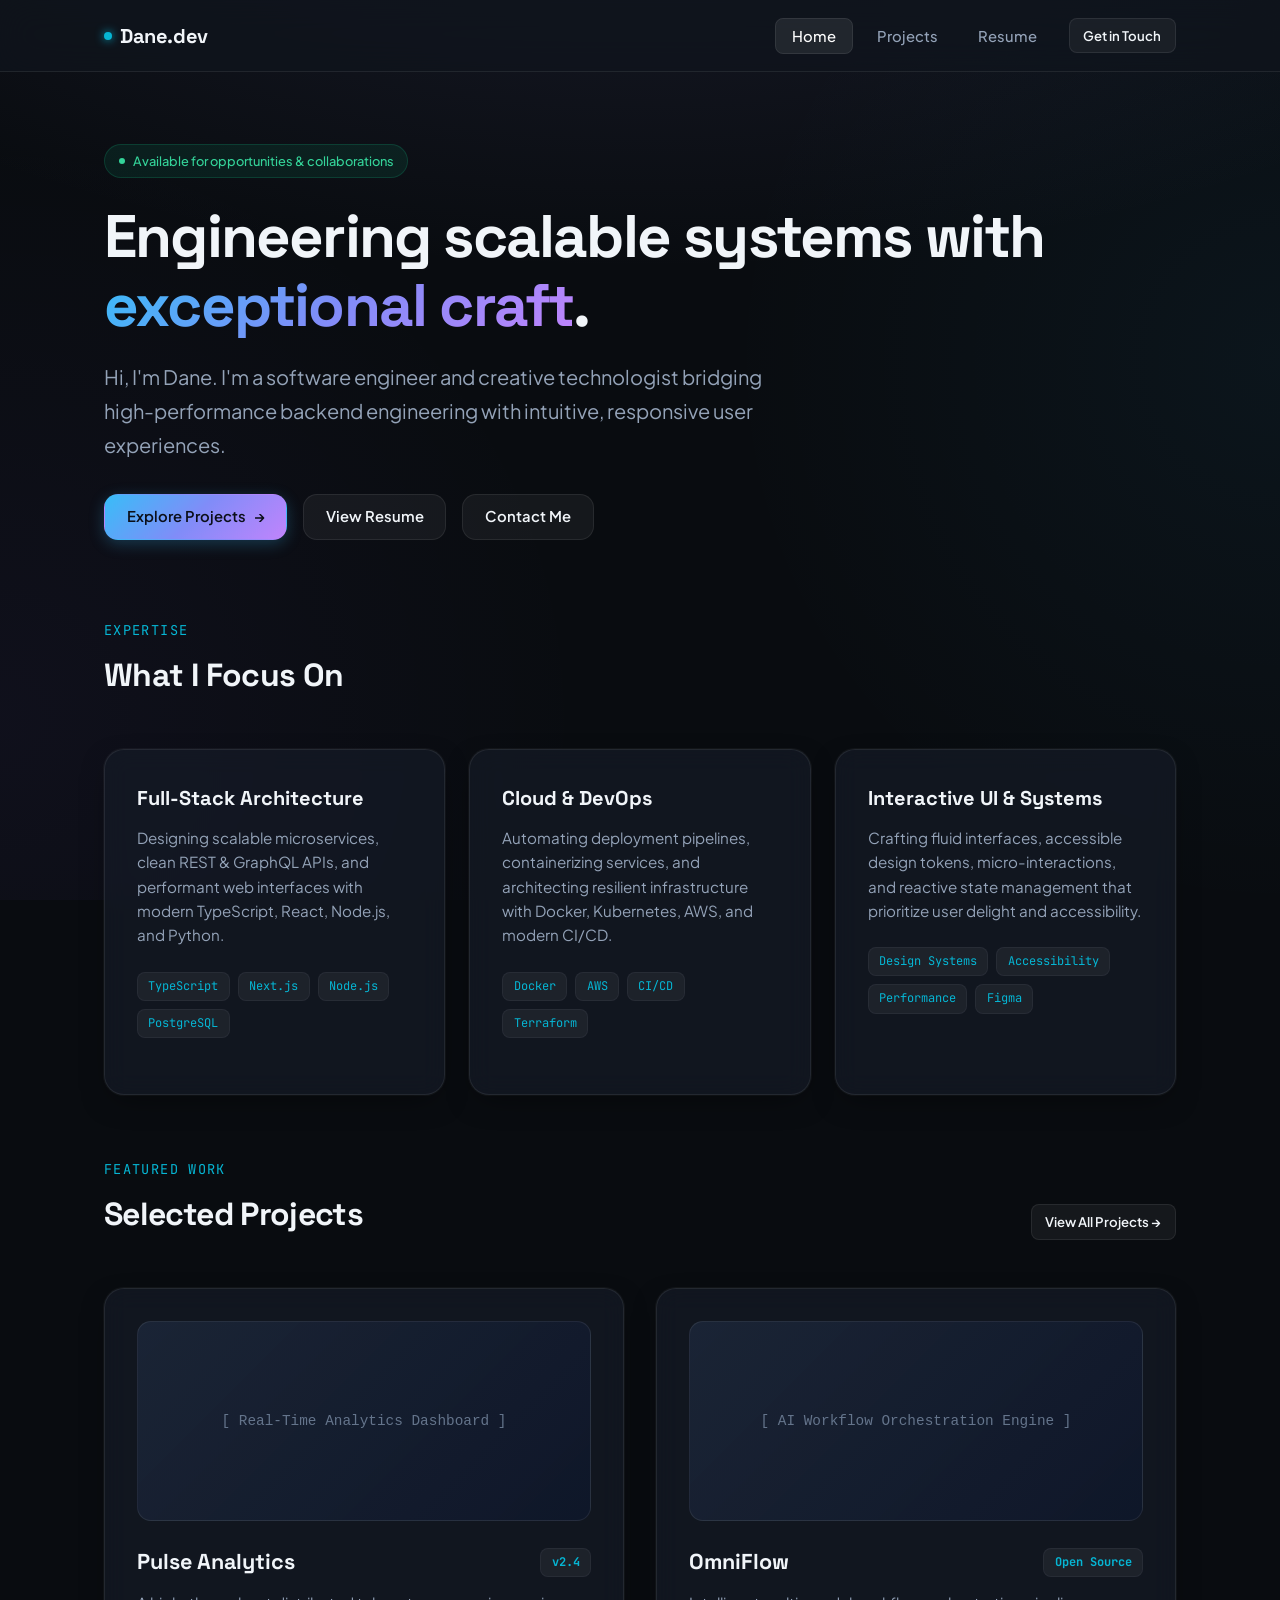
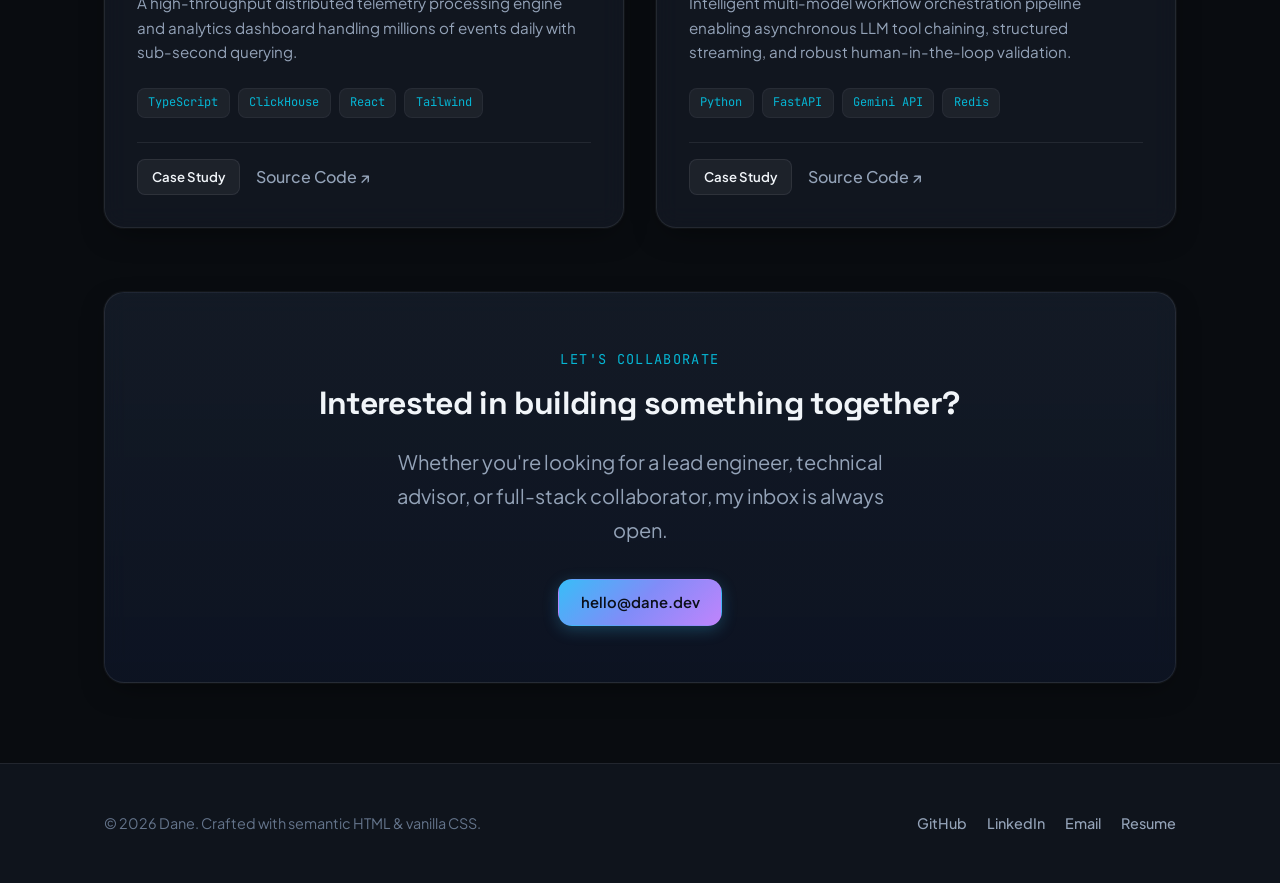
<file: index.html>
<!DOCTYPE html>
<html lang="en">
<head>
  <meta charset="UTF-8">
  <meta name="viewport" content="width=device-width, initial-scale=1.0">
  <meta name="description" content="Personal portfolio and engineering website of Dane - Creative Technologist & Software Engineer specializing in modern web architecture, systems, and design.">
  <meta name="author" content="Dane">
  <title>Dane — Creative Technologist & Software Engineer</title>
  <link rel="stylesheet" href="styles.css">
</head>
<body>

  <!-- Navigation Header -->
  <header class="navbar" id="site-header">
    <div class="container nav-container">
      <a href="index.html" class="nav-brand" id="brand-logo" aria-label="Dane Home">
        <span class="brand-dot"></span>
        <span>Dane.dev</span>
      </a>

      <nav aria-label="Main Navigation">
        <ul class="nav-links">
          <li><a href="index.html" class="nav-link active" id="nav-home">Home</a></li>
          <li><a href="project.html" class="nav-link" id="nav-projects">Projects</a></li>
          <li><a href="resume.html" class="nav-link" id="nav-resume">Resume</a></li>
          <li class="nav-cta">
            <a href="mailto:hello@dane.dev" class="btn btn-secondary btn-sm" id="nav-contact">Get in Touch</a>
          </li>
        </ul>
      </nav>
    </div>
  </header>

  <!-- Main Content Area -->
  <main class="main-content" id="main-content">
    <div class="container">

      <!-- Hero Section -->
      <section class="hero-section" id="hero" aria-labelledby="hero-title">
        <div class="badge" id="availability-badge">
          <span class="badge-dot"></span>
          <span>Available for opportunities & collaborations</span>
        </div>

        <h1 class="page-title" id="hero-title">
          Engineering scalable systems with <span class="gradient-text">exceptional craft</span>.
        </h1>

        <p class="lead-text" id="hero-intro">
          Hi, I'm Dane. I'm a software engineer and creative technologist bridging high-performance backend engineering with intuitive, responsive user experiences.
        </p>

        <div class="hero-actions" id="hero-cta-group">
          <a href="project.html" class="btn btn-primary" id="btn-hero-projects">
            <span>Explore Projects</span>
            <span>→</span>
          </a>
          <a href="resume.html" class="btn btn-secondary" id="btn-hero-resume">
            View Resume
          </a>
          <a href="mailto:hello@dane.dev" class="btn btn-secondary" id="btn-hero-contact">
            Contact Me
          </a>
        </div>
      </section>

      <!-- Focus Areas / Competencies -->
      <section class="resume-section" id="capabilities" aria-labelledby="capabilities-title">
        <div class="section-header">
          <span class="section-tag">Expertise</span>
          <h2 class="section-title" id="capabilities-title">What I Focus On</h2>
        </div>

        <div class="grid-3" id="capabilities-grid">
          <article class="card" id="capability-fullstack">
            <h3 class="role-title" style="margin-bottom: 0.75rem;">Full-Stack Architecture</h3>
            <p class="project-desc">
              Designing scalable microservices, clean REST & GraphQL APIs, and performant web interfaces with modern TypeScript, React, Node.js, and Python.
            </p>
            <div class="tag-list">
              <span class="tag">TypeScript</span>
              <span class="tag">Next.js</span>
              <span class="tag">Node.js</span>
              <span class="tag">PostgreSQL</span>
            </div>
          </article>

          <article class="card" id="capability-cloud">
            <h3 class="role-title" style="margin-bottom: 0.75rem;">Cloud & DevOps</h3>
            <p class="project-desc">
              Automating deployment pipelines, containerizing services, and architecting resilient infrastructure with Docker, Kubernetes, AWS, and modern CI/CD.
            </p>
            <div class="tag-list">
              <span class="tag">Docker</span>
              <span class="tag">AWS</span>
              <span class="tag">CI/CD</span>
              <span class="tag">Terraform</span>
            </div>
          </article>

          <article class="card" id="capability-ux">
            <h3 class="role-title" style="margin-bottom: 0.75rem;">Interactive UI & Systems</h3>
            <p class="project-desc">
              Crafting fluid interfaces, accessible design tokens, micro-interactions, and reactive state management that prioritize user delight and accessibility.
            </p>
            <div class="tag-list">
              <span class="tag">Design Systems</span>
              <span class="tag">Accessibility</span>
              <span class="tag">Performance</span>
              <span class="tag">Figma</span>
            </div>
          </article>
        </div>
      </section>

      <!-- Featured Project Highlight -->
      <section class="resume-section" id="featured-work" aria-labelledby="featured-work-title">
        <div class="section-header" style="display: flex; justify-content: space-between; align-items: flex-end; flex-wrap: wrap; gap: 1rem;">
          <div>
            <span class="section-tag">Featured Work</span>
            <h2 class="section-title" id="featured-work-title">Selected Projects</h2>
          </div>
          <a href="project.html" class="btn btn-secondary btn-sm" id="btn-view-all-projects">View All Projects →</a>
        </div>

        <div class="grid-2" id="featured-grid">
          <article class="card project-card" id="featured-pulse">
            <div class="project-preview">
              <div class="project-preview-mockup">
                <code>[ Real-Time Analytics Dashboard ]</code>
              </div>
            </div>
            <h3 class="project-title">
              <span>Pulse Analytics</span>
              <span class="tag">v2.4</span>
            </h3>
            <p class="project-desc">
              A high-throughput distributed telemetry processing engine and analytics dashboard handling millions of events daily with sub-second querying.
            </p>
            <div class="tag-list">
              <span class="tag">TypeScript</span>
              <span class="tag">ClickHouse</span>
              <span class="tag">React</span>
              <span class="tag">Tailwind</span>
            </div>
            <div class="project-footer">
              <a href="project.html#pulse-analytics" class="btn btn-secondary btn-sm" id="link-details-pulse">Case Study</a>
              <a href="#" class="social-link" target="_blank" rel="noopener noreferrer">Source Code ↗</a>
            </div>
          </article>

          <article class="card project-card" id="featured-omni">
            <div class="project-preview">
              <div class="project-preview-mockup">
                <code>[ AI Workflow Orchestration Engine ]</code>
              </div>
            </div>
            <h3 class="project-title">
              <span>OmniFlow</span>
              <span class="tag">Open Source</span>
            </h3>
            <p class="project-desc">
              Intelligent multi-model workflow orchestration pipeline enabling asynchronous LLM tool chaining, structured streaming, and robust human-in-the-loop validation.
            </p>
            <div class="tag-list">
              <span class="tag">Python</span>
              <span class="tag">FastAPI</span>
              <span class="tag">Gemini API</span>
              <span class="tag">Redis</span>
            </div>
            <div class="project-footer">
              <a href="project.html#omniflow" class="btn btn-secondary btn-sm" id="link-details-omni">Case Study</a>
              <a href="#" class="social-link" target="_blank" rel="noopener noreferrer">Source Code ↗</a>
            </div>
          </article>
        </div>
      </section>

      <!-- Quick Contact CTA -->
      <section class="card" id="cta-card" style="text-align: center; padding: 3.5rem 2rem; background: linear-gradient(180deg, rgba(30, 41, 59, 0.5) 0%, rgba(15, 23, 42, 0.7) 100%);">
        <span class="section-tag">Let's Collaborate</span>
        <h2 class="section-title" style="margin-bottom: 1rem;">Interested in building something together?</h2>
        <p class="lead-text" style="margin: 0 auto 2rem; max-width: 540px;">
          Whether you're looking for a lead engineer, technical advisor, or full-stack collaborator, my inbox is always open.
        </p>
        <a href="mailto:hello@dane.dev" class="btn btn-primary" id="btn-bottom-contact">
          hello@dane.dev
        </a>
      </section>

    </div>
  </main>

  <!-- Global Footer -->
  <footer class="footer" id="site-footer">
    <div class="container footer-content">
      <div>
        <p>© 2026 Dane. Crafted with semantic HTML & vanilla CSS.</p>
      </div>
      <div class="social-links" id="footer-social-links">
        <a href="https://github.com" class="social-link" target="_blank" rel="noopener noreferrer" id="social-github">GitHub</a>
        <a href="https://linkedin.com" class="social-link" target="_blank" rel="noopener noreferrer" id="social-linkedin">LinkedIn</a>
        <a href="mailto:hello@dane.dev" class="social-link" id="social-email">Email</a>
        <a href="resume.html" class="social-link" id="social-resume">Resume</a>
      </div>
    </div>
  </footer>

</body>
</html>
</file>
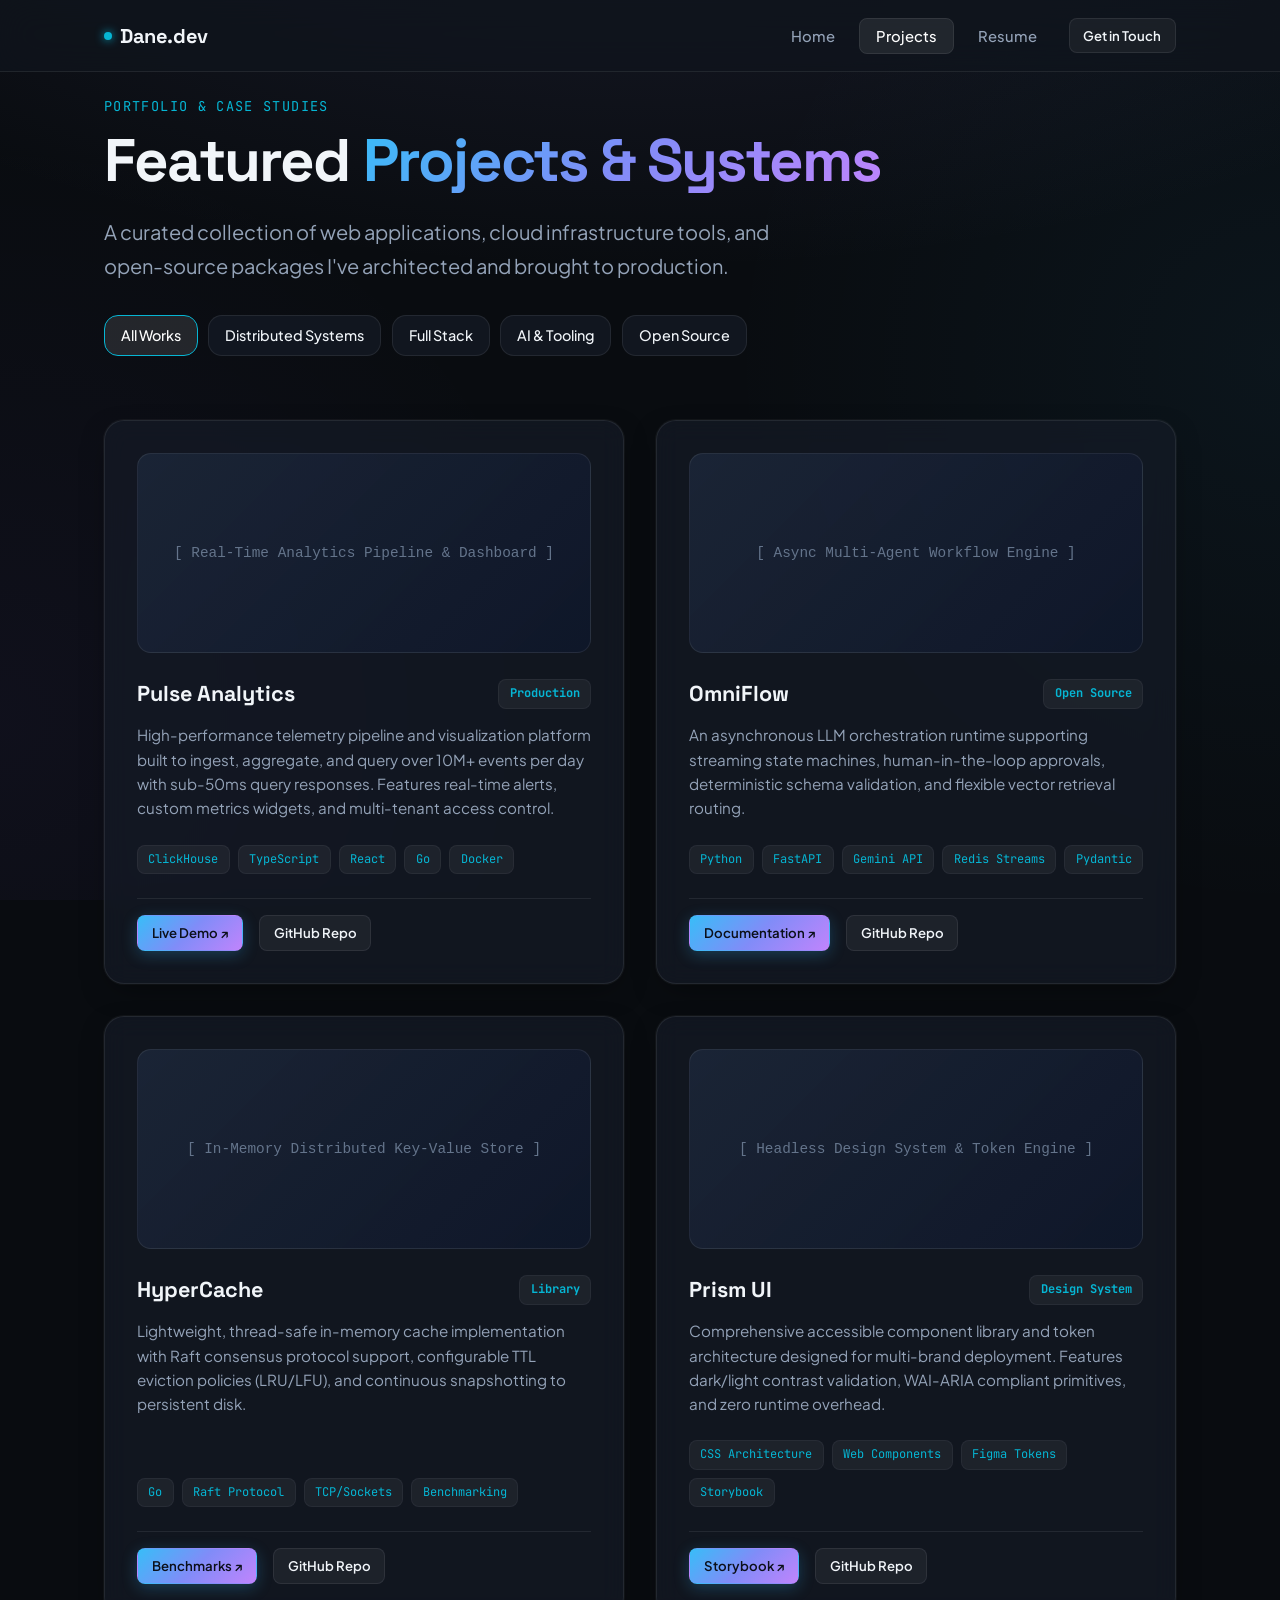
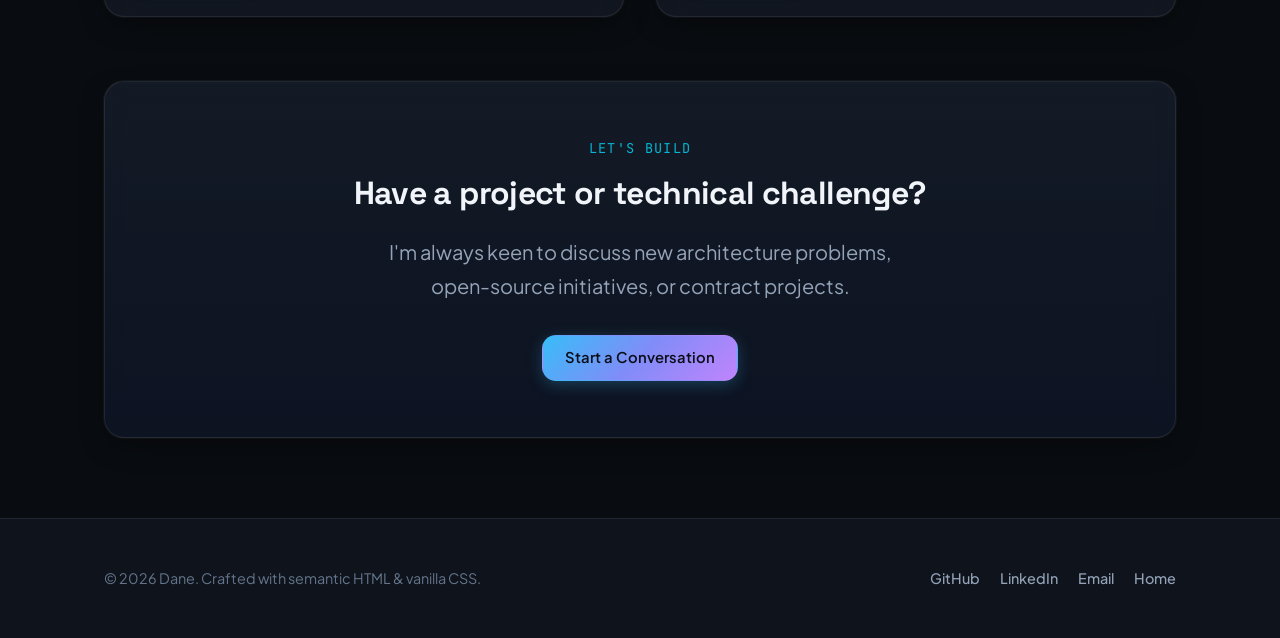
<file: project.html>
<!DOCTYPE html>
<html lang="en">
<head>
  <meta charset="UTF-8">
  <meta name="viewport" content="width=device-width, initial-scale=1.0">
  <meta name="description" content="Projects and portfolio showcase by Dane - Explore featured applications, distributed systems, developer tools, and open source libraries.">
  <meta name="author" content="Dane">
  <title>Projects — Dane | Engineering & Open Source Showcase</title>
  <link rel="stylesheet" href="styles.css">
</head>
<body>

  <!-- Navigation Header -->
  <header class="navbar" id="site-header">
    <div class="container nav-container">
      <a href="index.html" class="nav-brand" id="brand-logo" aria-label="Dane Home">
        <span class="brand-dot"></span>
        <span>Dane.dev</span>
      </a>

      <nav aria-label="Main Navigation">
        <ul class="nav-links">
          <li><a href="index.html" class="nav-link" id="nav-home">Home</a></li>
          <li><a href="project.html" class="nav-link active" id="nav-projects">Projects</a></li>
          <li><a href="resume.html" class="nav-link" id="nav-resume">Resume</a></li>
          <li class="nav-cta">
            <a href="mailto:hello@dane.dev" class="btn btn-secondary btn-sm" id="nav-contact">Get in Touch</a>
          </li>
        </ul>
      </nav>
    </div>
  </header>

  <!-- Main Content Area -->
  <main class="main-content" id="main-content">
    <div class="container">

      <!-- Projects Header Section -->
      <section class="resume-section" id="projects-header">
        <span class="section-tag">Portfolio & Case Studies</span>
        <h1 class="page-title" id="projects-title">Featured <span class="gradient-text">Projects & Systems</span></h1>
        <p class="lead-text">
          A curated collection of web applications, cloud infrastructure tools, and open-source packages I've architected and brought to production.
        </p>

        <!-- Category Filters -->
        <div class="skill-chips" id="project-filters" style="margin-top: 1rem;">
          <span class="skill-chip" style="background: rgba(255, 255, 255, 0.1); border-color: var(--accent-cyan); color: #fff;">All Works</span>
          <span class="skill-chip">Distributed Systems</span>
          <span class="skill-chip">Full Stack</span>
          <span class="skill-chip">AI & Tooling</span>
          <span class="skill-chip">Open Source</span>
        </div>
      </section>

      <!-- Projects Grid -->
      <section class="resume-section" id="projects-gallery" aria-labelledby="projects-title">
        <div class="grid-2" id="projects-grid">

          <!-- Project 1 -->
          <article class="card project-card" id="pulse-analytics">
            <div class="project-preview">
              <div class="project-preview-mockup">
                <code>[ Real-Time Analytics Pipeline & Dashboard ]</code>
              </div>
            </div>
            <h2 class="project-title">
              <span>Pulse Analytics</span>
              <span class="tag">Production</span>
            </h2>
            <p class="project-desc">
              High-performance telemetry pipeline and visualization platform built to ingest, aggregate, and query over 10M+ events per day with sub-50ms query responses. Features real-time alerts, custom metrics widgets, and multi-tenant access control.
            </p>
            <div class="tag-list">
              <span class="tag">ClickHouse</span>
              <span class="tag">TypeScript</span>
              <span class="tag">React</span>
              <span class="tag">Go</span>
              <span class="tag">Docker</span>
            </div>
            <div class="project-footer">
              <a href="#" class="btn btn-primary btn-sm" id="btn-live-pulse" target="_blank" rel="noopener noreferrer">Live Demo ↗</a>
              <a href="https://github.com" class="btn btn-secondary btn-sm" id="btn-repo-pulse" target="_blank" rel="noopener noreferrer">GitHub Repo</a>
            </div>
          </article>

          <!-- Project 2 -->
          <article class="card project-card" id="omniflow">
            <div class="project-preview">
              <div class="project-preview-mockup">
                <code>[ Async Multi-Agent Workflow Engine ]</code>
              </div>
            </div>
            <h2 class="project-title">
              <span>OmniFlow</span>
              <span class="tag">Open Source</span>
            </h2>
            <p class="project-desc">
              An asynchronous LLM orchestration runtime supporting streaming state machines, human-in-the-loop approvals, deterministic schema validation, and flexible vector retrieval routing.
            </p>
            <div class="tag-list">
              <span class="tag">Python</span>
              <span class="tag">FastAPI</span>
              <span class="tag">Gemini API</span>
              <span class="tag">Redis Streams</span>
              <span class="tag">Pydantic</span>
            </div>
            <div class="project-footer">
              <a href="#" class="btn btn-primary btn-sm" id="btn-live-omni" target="_blank" rel="noopener noreferrer">Documentation ↗</a>
              <a href="https://github.com" class="btn btn-secondary btn-sm" id="btn-repo-omni" target="_blank" rel="noopener noreferrer">GitHub Repo</a>
            </div>
          </article>

          <!-- Project 3 -->
          <article class="card project-card" id="hypercache">
            <div class="project-preview">
              <div class="project-preview-mockup">
                <code>[ In-Memory Distributed Key-Value Store ]</code>
              </div>
            </div>
            <h2 class="project-title">
              <span>HyperCache</span>
              <span class="tag">Library</span>
            </h2>
            <p class="project-desc">
              Lightweight, thread-safe in-memory cache implementation with Raft consensus protocol support, configurable TTL eviction policies (LRU/LFU), and continuous snapshotting to persistent disk.
            </p>
            <div class="tag-list">
              <span class="tag">Go</span>
              <span class="tag">Raft Protocol</span>
              <span class="tag">TCP/Sockets</span>
              <span class="tag">Benchmarking</span>
            </div>
            <div class="project-footer">
              <a href="#" class="btn btn-primary btn-sm" id="btn-live-hypercache" target="_blank" rel="noopener noreferrer">Benchmarks ↗</a>
              <a href="https://github.com" class="btn btn-secondary btn-sm" id="btn-repo-hypercache" target="_blank" rel="noopener noreferrer">GitHub Repo</a>
            </div>
          </article>

          <!-- Project 4 -->
          <article class="card project-card" id="prism-design">
            <div class="project-preview">
              <div class="project-preview-mockup">
                <code>[ Headless Design System & Token Engine ]</code>
              </div>
            </div>
            <h2 class="project-title">
              <span>Prism UI</span>
              <span class="tag">Design System</span>
            </h2>
            <p class="project-desc">
              Comprehensive accessible component library and token architecture designed for multi-brand deployment. Features dark/light contrast validation, WAI-ARIA compliant primitives, and zero runtime overhead.
            </p>
            <div class="tag-list">
              <span class="tag">CSS Architecture</span>
              <span class="tag">Web Components</span>
              <span class="tag">Figma Tokens</span>
              <span class="tag">Storybook</span>
            </div>
            <div class="project-footer">
              <a href="#" class="btn btn-primary btn-sm" id="btn-live-prism" target="_blank" rel="noopener noreferrer">Storybook ↗</a>
              <a href="https://github.com" class="btn btn-secondary btn-sm" id="btn-repo-prism" target="_blank" rel="noopener noreferrer">GitHub Repo</a>
            </div>
          </article>

        </div>
      </section>

      <!-- Collaboration CTA -->
      <section class="card" id="project-contact-cta" style="text-align: center; padding: 3.5rem 2rem; background: linear-gradient(180deg, rgba(30, 41, 59, 0.5) 0%, rgba(15, 23, 42, 0.7) 100%);">
        <span class="section-tag">Let's Build</span>
        <h2 class="section-title" style="margin-bottom: 1rem;">Have a project or technical challenge?</h2>
        <p class="lead-text" style="margin: 0 auto 2rem; max-width: 560px;">
          I'm always keen to discuss new architecture problems, open-source initiatives, or contract projects.
        </p>
        <a href="mailto:hello@dane.dev" class="btn btn-primary" id="btn-project-cta">
          Start a Conversation
        </a>
      </section>

    </div>
  </main>

  <!-- Global Footer -->
  <footer class="footer" id="site-footer">
    <div class="container footer-content">
      <div>
        <p>© 2026 Dane. Crafted with semantic HTML & vanilla CSS.</p>
      </div>
      <div class="social-links" id="footer-social-links">
        <a href="https://github.com" class="social-link" target="_blank" rel="noopener noreferrer" id="social-github">GitHub</a>
        <a href="https://linkedin.com" class="social-link" target="_blank" rel="noopener noreferrer" id="social-linkedin">LinkedIn</a>
        <a href="mailto:hello@dane.dev" class="social-link" id="social-email">Email</a>
        <a href="index.html" class="social-link" id="social-home">Home</a>
      </div>
    </div>
  </footer>

</body>
</html>
</file>
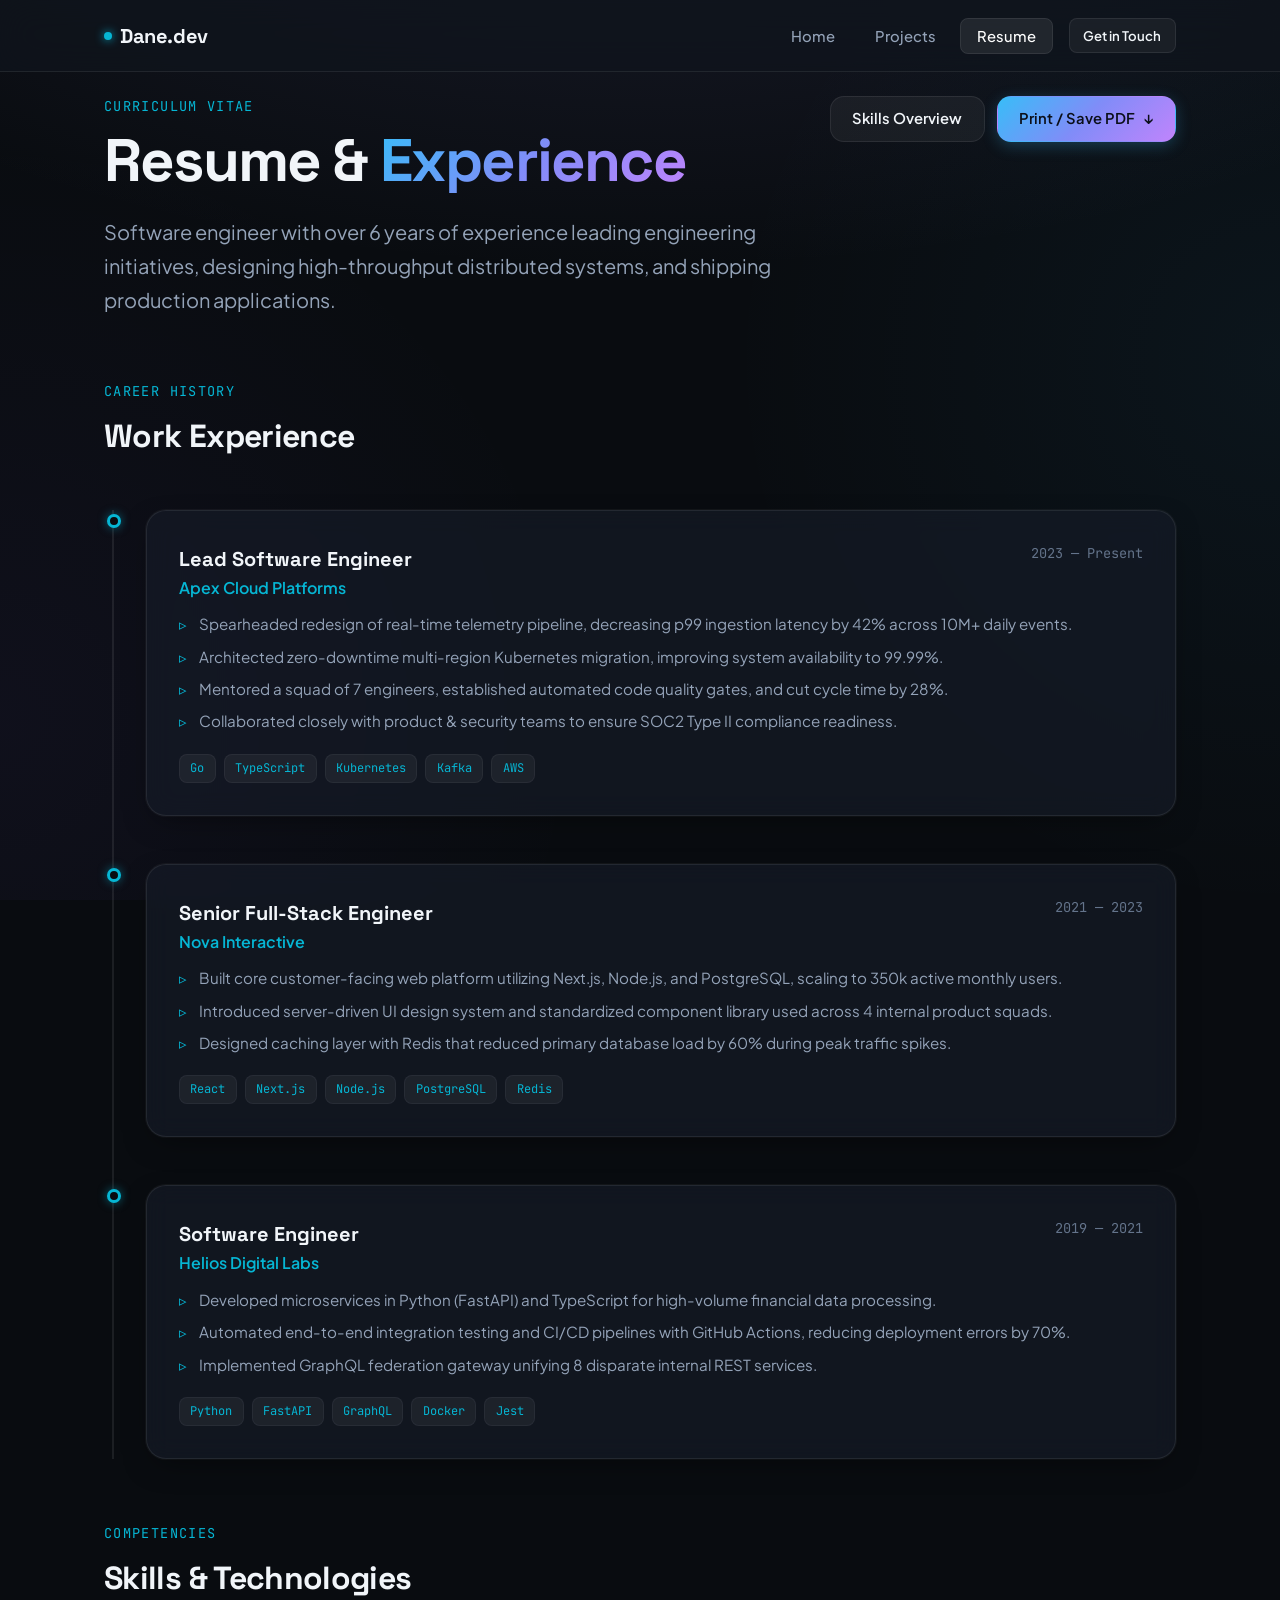
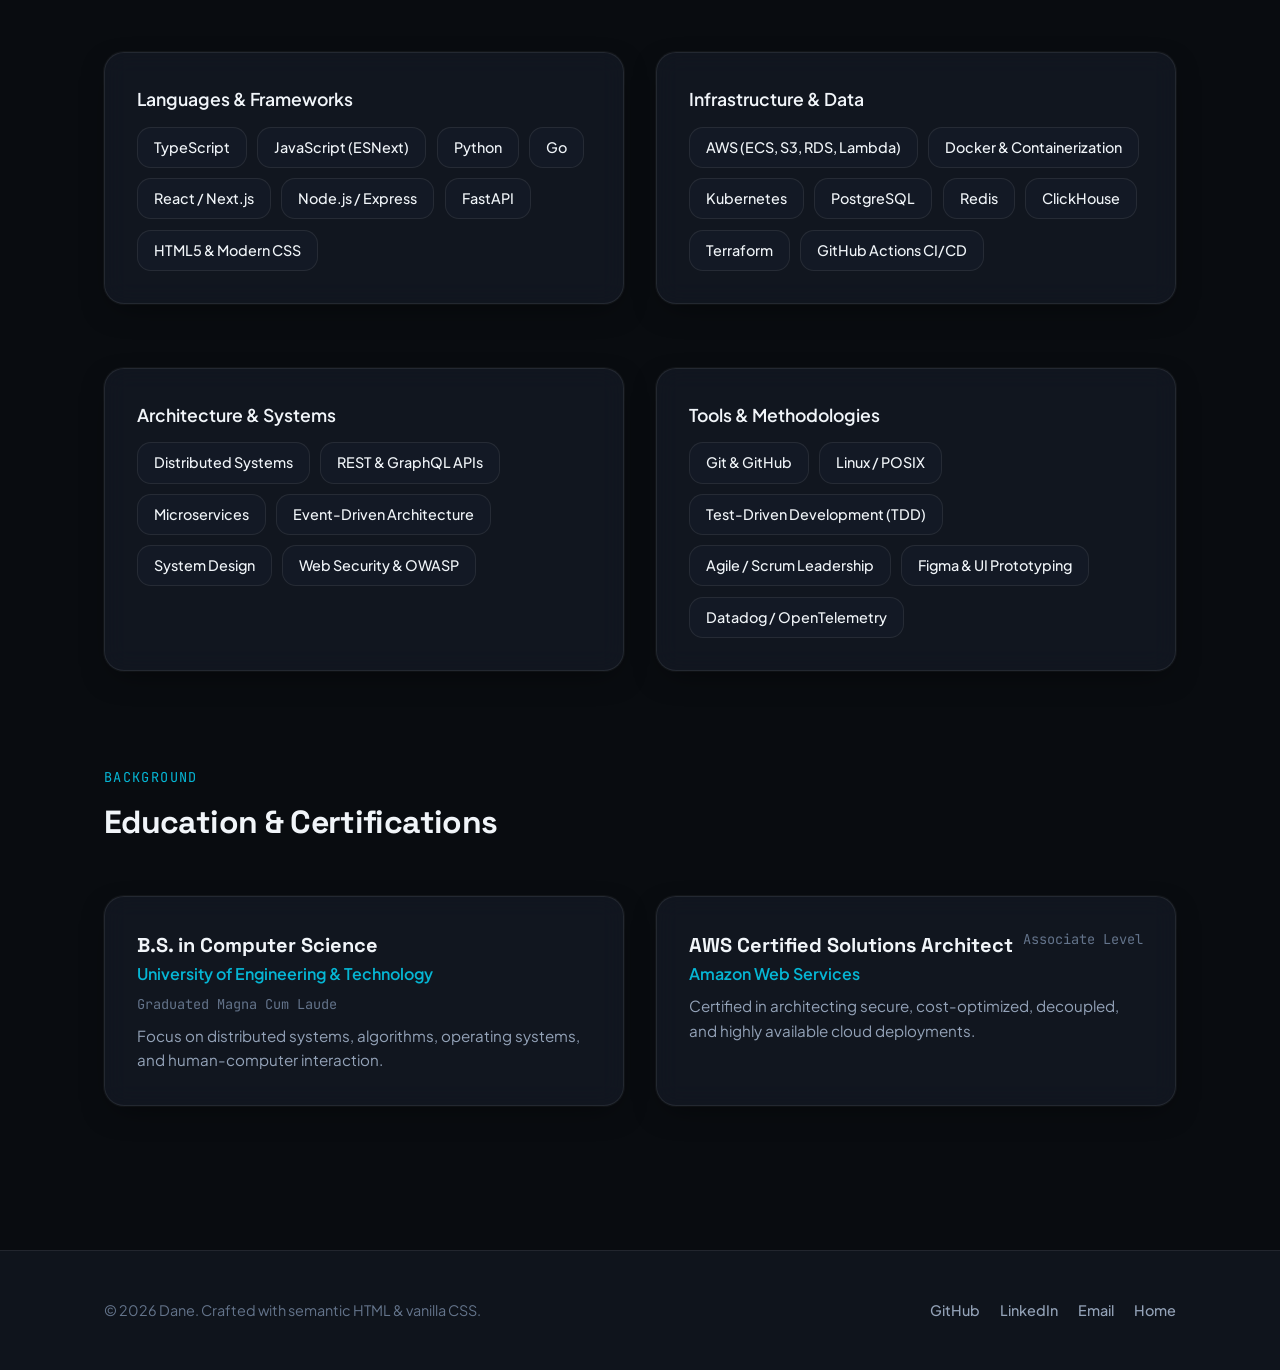
<file: resume.html>
<!DOCTYPE html>
<html lang="en">
<head>
  <meta charset="UTF-8">
  <meta name="viewport" content="width=device-width, initial-scale=1.0">
  <meta name="description" content="Professional Resume of Dane - Senior Software Engineer & Creative Technologist. Experience in distributed systems, full-stack architecture, and cloud infrastructure.">
  <meta name="author" content="Dane">
  <title>Resume — Dane | Experience & Skills</title>
  <link rel="stylesheet" href="styles.css">
</head>
<body>

  <!-- Navigation Header -->
  <header class="navbar" id="site-header">
    <div class="container nav-container">
      <a href="index.html" class="nav-brand" id="brand-logo" aria-label="Dane Home">
        <span class="brand-dot"></span>
        <span>Dane.dev</span>
      </a>

      <nav aria-label="Main Navigation">
        <ul class="nav-links">
          <li><a href="index.html" class="nav-link" id="nav-home">Home</a></li>
          <li><a href="project.html" class="nav-link" id="nav-projects">Projects</a></li>
          <li><a href="resume.html" class="nav-link active" id="nav-resume">Resume</a></li>
          <li class="nav-cta">
            <a href="mailto:hello@dane.dev" class="btn btn-secondary btn-sm" id="nav-contact">Get in Touch</a>
          </li>
        </ul>
      </nav>
    </div>
  </header>

  <!-- Main Content Area -->
  <main class="main-content" id="main-content">
    <div class="container">

      <!-- Resume Header -->
      <section class="resume-section" id="resume-header">
        <div style="display: flex; justify-content: space-between; align-items: flex-start; flex-wrap: wrap; gap: 1.5rem; margin-bottom: 2rem;">
          <div>
            <span class="section-tag">Curriculum Vitae</span>
            <h1 class="page-title" id="resume-title">Resume & <span class="gradient-text">Experience</span></h1>
            <p class="lead-text" style="margin-bottom: 0;">
              Software engineer with over 6 years of experience leading engineering initiatives, designing high-throughput distributed systems, and shipping production applications.
            </p>
          </div>
          <div style="display: flex; gap: 0.75rem;">
            <a href="#skills" class="btn btn-secondary" id="btn-jump-skills">Skills Overview</a>
            <a href="javascript:window.print()" class="btn btn-primary" id="btn-download-pdf">
              <span>Print / Save PDF</span>
              <span>↓</span>
            </a>
          </div>
        </div>
      </section>

      <!-- Work Experience Timeline -->
      <section class="resume-section" id="experience" aria-labelledby="experience-title">
        <div class="section-header">
          <span class="section-tag">Career History</span>
          <h2 class="section-title" id="experience-title">Work Experience</h2>
        </div>

        <div class="timeline" id="experience-timeline">

          <!-- Role 1 -->
          <article class="timeline-item" id="exp-lead-engineer">
            <div class="timeline-dot"></div>
            <div class="card">
              <div class="role-header">
                <div>
                  <h3 class="role-title">Lead Software Engineer</h3>
                  <p class="role-company">Apex Cloud Platforms</p>
                </div>
                <span class="role-date">2023 — Present</span>
              </div>
              <ul class="role-bullets">
                <li>Spearheaded redesign of real-time telemetry pipeline, decreasing p99 ingestion latency by 42% across 10M+ daily events.</li>
                <li>Architected zero-downtime multi-region Kubernetes migration, improving system availability to 99.99%.</li>
                <li>Mentored a squad of 7 engineers, established automated code quality gates, and cut cycle time by 28%.</li>
                <li>Collaborated closely with product & security teams to ensure SOC2 Type II compliance readiness.</li>
              </ul>
              <div class="tag-list" style="margin-top: 1.25rem; margin-bottom: 0;">
                <span class="tag">Go</span>
                <span class="tag">TypeScript</span>
                <span class="tag">Kubernetes</span>
                <span class="tag">Kafka</span>
                <span class="tag">AWS</span>
              </div>
            </div>
          </article>

          <!-- Role 2 -->
          <article class="timeline-item" id="exp-senior-engineer">
            <div class="timeline-dot"></div>
            <div class="card">
              <div class="role-header">
                <div>
                  <h3 class="role-title">Senior Full-Stack Engineer</h3>
                  <p class="role-company">Nova Interactive</p>
                </div>
                <span class="role-date">2021 — 2023</span>
              </div>
              <ul class="role-bullets">
                <li>Built core customer-facing web platform utilizing Next.js, Node.js, and PostgreSQL, scaling to 350k active monthly users.</li>
                <li>Introduced server-driven UI design system and standardized component library used across 4 internal product squads.</li>
                <li>Designed caching layer with Redis that reduced primary database load by 60% during peak traffic spikes.</li>
              </ul>
              <div class="tag-list" style="margin-top: 1.25rem; margin-bottom: 0;">
                <span class="tag">React</span>
                <span class="tag">Next.js</span>
                <span class="tag">Node.js</span>
                <span class="tag">PostgreSQL</span>
                <span class="tag">Redis</span>
              </div>
            </div>
          </article>

          <!-- Role 3 -->
          <article class="timeline-item" id="exp-software-engineer">
            <div class="timeline-dot"></div>
            <div class="card">
              <div class="role-header">
                <div>
                  <h3 class="role-title">Software Engineer</h3>
                  <p class="role-company">Helios Digital Labs</p>
                </div>
                <span class="role-date">2019 — 2021</span>
              </div>
              <ul class="role-bullets">
                <li>Developed microservices in Python (FastAPI) and TypeScript for high-volume financial data processing.</li>
                <li>Automated end-to-end integration testing and CI/CD pipelines with GitHub Actions, reducing deployment errors by 70%.</li>
                <li>Implemented GraphQL federation gateway unifying 8 disparate internal REST services.</li>
              </ul>
              <div class="tag-list" style="margin-top: 1.25rem; margin-bottom: 0;">
                <span class="tag">Python</span>
                <span class="tag">FastAPI</span>
                <span class="tag">GraphQL</span>
                <span class="tag">Docker</span>
                <span class="tag">Jest</span>
              </div>
            </div>
          </article>

        </div>
      </section>

      <!-- Technical Skills Section -->
      <section class="resume-section" id="skills" aria-labelledby="skills-title">
        <div class="section-header">
          <span class="section-tag">Competencies</span>
          <h2 class="section-title" id="skills-title">Skills & Technologies</h2>
        </div>

        <div class="grid-2">
          <div class="card skills-category" id="skills-languages">
            <h3 class="skills-category-title">Languages & Frameworks</h3>
            <div class="skill-chips">
              <span class="skill-chip">TypeScript</span>
              <span class="skill-chip">JavaScript (ESNext)</span>
              <span class="skill-chip">Python</span>
              <span class="skill-chip">Go</span>
              <span class="skill-chip">React / Next.js</span>
              <span class="skill-chip">Node.js / Express</span>
              <span class="skill-chip">FastAPI</span>
              <span class="skill-chip">HTML5 & Modern CSS</span>
            </div>
          </div>

          <div class="card skills-category" id="skills-cloud">
            <h3 class="skills-category-title">Infrastructure & Data</h3>
            <div class="skill-chips">
              <span class="skill-chip">AWS (ECS, S3, RDS, Lambda)</span>
              <span class="skill-chip">Docker & Containerization</span>
              <span class="skill-chip">Kubernetes</span>
              <span class="skill-chip">PostgreSQL</span>
              <span class="skill-chip">Redis</span>
              <span class="skill-chip">ClickHouse</span>
              <span class="skill-chip">Terraform</span>
              <span class="skill-chip">GitHub Actions CI/CD</span>
            </div>
          </div>

          <div class="card skills-category" id="skills-architecture">
            <h3 class="skills-category-title">Architecture & Systems</h3>
            <div class="skill-chips">
              <span class="skill-chip">Distributed Systems</span>
              <span class="skill-chip">REST & GraphQL APIs</span>
              <span class="skill-chip">Microservices</span>
              <span class="skill-chip">Event-Driven Architecture</span>
              <span class="skill-chip">System Design</span>
              <span class="skill-chip">Web Security & OWASP</span>
            </div>
          </div>

          <div class="card skills-category" id="skills-tooling">
            <h3 class="skills-category-title">Tools & Methodologies</h3>
            <div class="skill-chips">
              <span class="skill-chip">Git & GitHub</span>
              <span class="skill-chip">Linux / POSIX</span>
              <span class="skill-chip">Test-Driven Development (TDD)</span>
              <span class="skill-chip">Agile / Scrum Leadership</span>
              <span class="skill-chip">Figma & UI Prototyping</span>
              <span class="skill-chip">Datadog / OpenTelemetry</span>
            </div>
          </div>
        </div>
      </section>

      <!-- Education & Certifications -->
      <section class="resume-section" id="education" aria-labelledby="education-title">
        <div class="section-header">
          <span class="section-tag">Background</span>
          <h2 class="section-title" id="education-title">Education & Certifications</h2>
        </div>

        <div class="grid-2">
          <div class="card" id="edu-degree">
            <div class="role-header">
              <div>
                <h3 class="role-title">B.S. in Computer Science</h3>
                <p class="role-company">University of Engineering & Technology</p>
              </div>
              <span class="role-date">Graduated Magna Cum Laude</span>
            </div>
            <p class="project-desc" style="margin-top: 0.5rem; margin-bottom: 0;">
              Focus on distributed systems, algorithms, operating systems, and human-computer interaction.
            </p>
          </div>

          <div class="card" id="certifications">
            <div class="role-header">
              <div>
                <h3 class="role-title">AWS Certified Solutions Architect</h3>
                <p class="role-company">Amazon Web Services</p>
              </div>
              <span class="role-date">Associate Level</span>
            </div>
            <p class="project-desc" style="margin-top: 0.5rem; margin-bottom: 0;">
              Certified in architecting secure, cost-optimized, decoupled, and highly available cloud deployments.
            </p>
          </div>
        </div>
      </section>

    </div>
  </main>

  <!-- Global Footer -->
  <footer class="footer" id="site-footer">
    <div class="container footer-content">
      <div>
        <p>© 2026 Dane. Crafted with semantic HTML & vanilla CSS.</p>
      </div>
      <div class="social-links" id="footer-social-links">
        <a href="https://github.com" class="social-link" target="_blank" rel="noopener noreferrer" id="social-github">GitHub</a>
        <a href="https://linkedin.com" class="social-link" target="_blank" rel="noopener noreferrer" id="social-linkedin">LinkedIn</a>
        <a href="mailto:hello@dane.dev" class="social-link" id="social-email">Email</a>
        <a href="index.html" class="social-link" id="social-home">Home</a>
      </div>
    </div>
  </footer>

</body>
</html>
</file>
<file: styles.css>
/* ==========================================================================
   Design Tokens & Modern Styling System
   ========================================================================== */
@import url('https://fonts.googleapis.com/css2?family=Plus+Jakarta+Sans:wght@300;400;500;600;700;800&family=Space+Grotesk:wght@500;700&family=JetBrains+Mono:wght@400;500&display=swap');

:root {
  /* Color Palette */
  --bg-primary: #090c10;
  --bg-secondary: #0f141c;
  --bg-surface: rgba(22, 29, 41, 0.65);
  --bg-surface-hover: rgba(30, 41, 59, 0.75);
  --bg-glass: rgba(15, 20, 28, 0.75);
  
  --border-subtle: rgba(255, 255, 255, 0.08);
  --border-focus: rgba(99, 102, 241, 0.5);
  --border-hover: rgba(255, 255, 255, 0.16);

  --text-main: #f1f5f9;
  --text-muted: #94a3b8;
  --text-dim: #64748b;

  /* Accent Gradients & Colors */
  --accent-cyan: #06b6d4;
  --accent-blue: #3b82f6;
  --accent-purple: #8b5cf6;
  --accent-emerald: #10b981;
  --gradient-primary: linear-gradient(135deg, #38bdf8 0%, #818cf8 50%, #c084fc 100%);
  --gradient-glow: radial-gradient(circle at 50% 0%, rgba(99, 102, 241, 0.18), transparent 70%);

  /* Typography */
  --font-sans: 'Plus Jakarta Sans', -apple-system, BlinkMacSystemFont, 'Segoe UI', Roboto, sans-serif;
  --font-heading: 'Space Grotesk', var(--font-sans);
  --font-mono: 'JetBrains Mono', monospace;

  /* Radii & Shadows */
  --radius-sm: 8px;
  --radius-md: 14px;
  --radius-lg: 20px;
  --radius-full: 9999px;

  --shadow-card: 0 10px 30px -10px rgba(0, 0, 0, 0.5), 0 0 1px 1px rgba(255, 255, 255, 0.05);
  --shadow-hover: 0 20px 40px -15px rgba(56, 189, 248, 0.15), 0 0 1px 1px rgba(255, 255, 255, 0.12);
  --shadow-glow: 0 0 35px -5px rgba(99, 102, 241, 0.4);

  /* Transitions */
  --transition-fast: 0.15s ease;
  --transition-normal: 0.25s cubic-bezier(0.16, 1, 0.3, 1);
  --transition-slow: 0.4s cubic-bezier(0.16, 1, 0.3, 1);
}

/* ==========================================================================
   CSS Reset & Base
   ========================================================================== */
*, *::before, *::after {
  box-sizing: border-box;
  margin: 0;
  padding: 0;
}

html {
  font-size: 16px;
  scroll-behavior: smooth;
}

body {
  background-color: var(--bg-primary);
  background-image: 
    radial-gradient(ellipse 80% 50% at 50% -20%, rgba(120, 119, 198, 0.15), transparent),
    radial-gradient(circle at 100% 40%, rgba(56, 189, 248, 0.05), transparent 40%),
    radial-gradient(circle at 0% 80%, rgba(139, 92, 246, 0.05), transparent 40%);
  background-attachment: fixed;
  color: var(--text-main);
  font-family: var(--font-sans);
  line-height: 1.6;
  min-height: 100vh;
  display: flex;
  flex-direction: column;
  -webkit-font-smoothing: antialiased;
  -moz-osx-font-smoothing: grayscale;
}

a {
  color: inherit;
  text-decoration: none;
  transition: color var(--transition-fast);
}

img {
  max-width: 100%;
  display: block;
}

/* ==========================================================================
   Layout & Container
   ========================================================================== */
.container {
  width: 100%;
  max-width: 1120px;
  margin-left: auto;
  margin-right: auto;
  padding-left: 1.5rem;
  padding-right: 1.5rem;
}

.main-content {
  flex: 1 0 auto;
  padding-top: 6rem;
  padding-bottom: 5rem;
}

/* ==========================================================================
   Navigation Bar
   ========================================================================== */
.navbar {
  position: fixed;
  top: 0;
  left: 0;
  right: 0;
  height: 4.5rem;
  background: var(--bg-glass);
  backdrop-filter: blur(16px);
  -webkit-backdrop-filter: blur(16px);
  border-bottom: 1px solid var(--border-subtle);
  z-index: 100;
  display: flex;
  align-items: center;
  transition: all var(--transition-normal);
}

.nav-container {
  display: flex;
  align-items: center;
  justify-content: space-between;
  width: 100%;
}

.nav-brand {
  font-family: var(--font-heading);
  font-size: 1.25rem;
  font-weight: 700;
  letter-spacing: -0.02em;
  display: flex;
  align-items: center;
  gap: 0.5rem;
}

.brand-dot {
  width: 8px;
  height: 8px;
  border-radius: var(--radius-full);
  background: var(--accent-cyan);
  box-shadow: 0 0 10px var(--accent-cyan);
}

.nav-links {
  display: flex;
  align-items: center;
  gap: 0.5rem;
  list-style: none;
}

.nav-link {
  position: relative;
  font-size: 0.925rem;
  font-weight: 500;
  color: var(--text-muted);
  padding: 0.5rem 1rem;
  border-radius: var(--radius-sm);
  transition: all var(--transition-fast);
}

.nav-link:hover {
  color: var(--text-main);
  background-color: rgba(255, 255, 255, 0.04);
}

.nav-link.active {
  color: #fff;
  background-color: rgba(255, 255, 255, 0.08);
  border: 1px solid var(--border-subtle);
}

.nav-cta {
  margin-left: 0.5rem;
}

/* ==========================================================================
   Buttons & Badges
   ========================================================================== */
.btn {
  display: inline-flex;
  align-items: center;
  justify-content: center;
  gap: 0.5rem;
  font-family: var(--font-sans);
  font-size: 0.925rem;
  font-weight: 600;
  padding: 0.65rem 1.35rem;
  border-radius: var(--radius-md);
  border: 1px solid transparent;
  cursor: pointer;
  transition: all var(--transition-normal);
  text-decoration: none;
  white-space: nowrap;
}

.btn-primary {
  background: var(--gradient-primary);
  color: #0b0f19;
  box-shadow: 0 4px 15px rgba(56, 189, 248, 0.25);
}

.btn-primary:hover {
  transform: translateY(-2px);
  box-shadow: 0 8px 25px rgba(56, 189, 248, 0.4);
}

.btn-secondary {
  background: rgba(255, 255, 255, 0.05);
  color: var(--text-main);
  border: 1px solid var(--border-subtle);
}

.btn-secondary:hover {
  background: rgba(255, 255, 255, 0.1);
  border-color: var(--border-hover);
  transform: translateY(-2px);
}

.btn-sm {
  font-size: 0.825rem;
  padding: 0.4rem 0.85rem;
  border-radius: var(--radius-sm);
}

.badge {
  display: inline-flex;
  align-items: center;
  gap: 0.5rem;
  padding: 0.35rem 0.85rem;
  font-size: 0.8rem;
  font-weight: 500;
  border-radius: var(--radius-full);
  background: rgba(16, 185, 129, 0.1);
  color: #34d399;
  border: 1px solid rgba(16, 185, 129, 0.2);
  margin-bottom: 1.5rem;
}

.badge-dot {
  width: 6px;
  height: 6px;
  border-radius: 50%;
  background-color: currentColor;
  animation: pulseDot 2s infinite ease-in-out;
}

@keyframes pulseDot {
  0%, 100% { opacity: 1; transform: scale(1); }
  50% { opacity: 0.4; transform: scale(0.85); }
}

/* ==========================================================================
   Typography & Headers
   ========================================================================== */
.page-title {
  font-family: var(--font-heading);
  font-size: clamp(2.25rem, 5vw, 3.75rem);
  font-weight: 700;
  line-height: 1.15;
  letter-spacing: -0.03em;
  margin-bottom: 1.25rem;
}

.gradient-text {
  background: var(--gradient-primary);
  -webkit-background-clip: text;
  background-clip: text;
  color: transparent;
}

.lead-text {
  font-size: clamp(1.1rem, 2vw, 1.25rem);
  color: var(--text-muted);
  max-width: 680px;
  line-height: 1.7;
  margin-bottom: 2rem;
}

.section-header {
  margin-bottom: 3rem;
}

.section-tag {
  font-family: var(--font-mono);
  font-size: 0.85rem;
  text-transform: uppercase;
  letter-spacing: 0.1em;
  color: var(--accent-cyan);
  margin-bottom: 0.5rem;
  display: block;
}

.section-title {
  font-family: var(--font-heading);
  font-size: 2rem;
  font-weight: 700;
  letter-spacing: -0.02em;
}

/* ==========================================================================
   Cards & Surfaces (Glassmorphic)
   ========================================================================== */
.card {
  background: var(--bg-surface);
  border: 1px solid var(--border-subtle);
  border-radius: var(--radius-lg);
  padding: 2rem;
  box-shadow: var(--shadow-card);
  backdrop-filter: blur(12px);
  -webkit-backdrop-filter: blur(12px);
  transition: all var(--transition-normal);
}

.card:hover {
  border-color: var(--border-hover);
  background: var(--bg-surface-hover);
  transform: translateY(-4px);
  box-shadow: var(--shadow-hover);
}

/* ==========================================================================
   Hero Section
   ========================================================================== */
.hero-section {
  padding: 3rem 0 5rem;
}

.hero-actions {
  display: flex;
  gap: 1rem;
  flex-wrap: wrap;
  align-items: center;
}

/* ==========================================================================
   Grids & Layout Helpers
   ========================================================================== */
.grid-2 {
  display: grid;
  grid-template-columns: repeat(2, 1fr);
  gap: 2rem;
}

.grid-3 {
  display: grid;
  grid-template-columns: repeat(3, 1fr);
  gap: 1.5rem;
}

/* ==========================================================================
   Project Cards & Gallery
   ========================================================================== */
.project-card {
  display: flex;
  flex-direction: column;
  overflow: hidden;
  height: 100%;
}

.project-preview {
  position: relative;
  width: 100%;
  height: 200px;
  background: linear-gradient(135deg, rgba(30, 41, 59, 0.8), rgba(15, 23, 42, 0.95));
  border-radius: var(--radius-md);
  margin-bottom: 1.5rem;
  display: flex;
  align-items: center;
  justify-content: center;
  overflow: hidden;
  border: 1px solid var(--border-subtle);
}

.project-preview-mockup {
  font-family: var(--font-mono);
  font-size: 0.9rem;
  color: var(--text-dim);
  padding: 1rem;
  text-align: center;
}

.project-title {
  font-family: var(--font-heading);
  font-size: 1.35rem;
  font-weight: 700;
  margin-bottom: 0.75rem;
  display: flex;
  align-items: center;
  justify-content: space-between;
}

.project-desc {
  color: var(--text-muted);
  font-size: 0.95rem;
  line-height: 1.6;
  margin-bottom: 1.5rem;
  flex-grow: 1;
}

.tag-list {
  display: flex;
  flex-wrap: wrap;
  gap: 0.5rem;
  margin-bottom: 1.5rem;
}

.tag {
  font-family: var(--font-mono);
  font-size: 0.75rem;
  padding: 0.25rem 0.65rem;
  border-radius: var(--radius-sm);
  background: rgba(255, 255, 255, 0.05);
  color: var(--accent-cyan);
  border: 1px solid rgba(255, 255, 255, 0.05);
}

.project-footer {
  display: flex;
  align-items: center;
  gap: 1rem;
  margin-top: auto;
  padding-top: 1rem;
  border-top: 1px solid var(--border-subtle);
}

/* ==========================================================================
   Resume & Timeline Styles
   ========================================================================== */
.resume-section {
  margin-bottom: 4rem;
}

.timeline {
  position: relative;
  border-left: 2px solid var(--border-subtle);
  padding-left: 2rem;
  margin-left: 0.5rem;
}

.timeline-item {
  position: relative;
  margin-bottom: 3rem;
}

.timeline-item:last-child {
  margin-bottom: 0;
}

.timeline-dot {
  position: absolute;
  left: -2.45rem;
  top: 0.25rem;
  width: 14px;
  height: 14px;
  border-radius: 50%;
  background: var(--bg-primary);
  border: 3px solid var(--accent-cyan);
  box-shadow: 0 0 10px rgba(6, 182, 212, 0.5);
}

.role-header {
  display: flex;
  justify-content: space-between;
  align-items: flex-start;
  flex-wrap: wrap;
  gap: 0.5rem;
  margin-bottom: 0.5rem;
}

.role-title {
  font-family: var(--font-heading);
  font-size: 1.25rem;
  font-weight: 700;
  color: var(--text-main);
}

.role-company {
  color: var(--accent-cyan);
  font-weight: 600;
}

.role-date {
  font-family: var(--font-mono);
  font-size: 0.85rem;
  color: var(--text-dim);
}

.role-bullets {
  list-style: none;
  margin-top: 0.75rem;
}

.role-bullets li {
  position: relative;
  padding-left: 1.25rem;
  margin-bottom: 0.5rem;
  color: var(--text-muted);
  font-size: 0.95rem;
}

.role-bullets li::before {
  content: "▹";
  position: absolute;
  left: 0;
  color: var(--accent-cyan);
}

.skills-category {
  margin-bottom: 2rem;
}

.skills-category-title {
  font-size: 1.1rem;
  font-weight: 600;
  margin-bottom: 0.85rem;
  color: var(--text-main);
}

.skill-chips {
  display: flex;
  flex-wrap: wrap;
  gap: 0.65rem;
}

.skill-chip {
  display: inline-flex;
  align-items: center;
  gap: 0.5rem;
  padding: 0.5rem 1rem;
  border-radius: var(--radius-md);
  background: var(--bg-surface);
  border: 1px solid var(--border-subtle);
  font-size: 0.9rem;
  font-weight: 500;
  transition: all var(--transition-fast);
}

.skill-chip:hover {
  border-color: var(--border-hover);
  background: var(--bg-surface-hover);
  transform: translateY(-2px);
}

/* ==========================================================================
   Footer
   ========================================================================== */
.footer {
  border-top: 1px solid var(--border-subtle);
  background: var(--bg-secondary);
  padding: 3rem 0;
  margin-top: auto;
  font-size: 0.9rem;
  color: var(--text-dim);
}

.footer-content {
  display: flex;
  align-items: center;
  justify-content: space-between;
  flex-wrap: wrap;
  gap: 1.5rem;
}

.social-links {
  display: flex;
  align-items: center;
  gap: 1.25rem;
}

.social-link {
  color: var(--text-muted);
  font-weight: 500;
  display: inline-flex;
  align-items: center;
  gap: 0.35rem;
}

.social-link:hover {
  color: var(--accent-cyan);
}

/* ==========================================================================
   Responsive Breakpoints
   ========================================================================== */
@media (max-width: 860px) {
  .grid-2, .grid-3 {
    grid-template-columns: 1fr;
  }

  .nav-cta {
    display: none;
  }
}

@media (max-width: 600px) {
  .navbar {
    height: 4rem;
  }

  .main-content {
    padding-top: 5rem;
  }

  .nav-links {
    gap: 0.25rem;
  }

  .nav-link {
    padding: 0.4rem 0.65rem;
    font-size: 0.85rem;
  }

  .role-header {
    flex-direction: column;
  }
}
</file>
